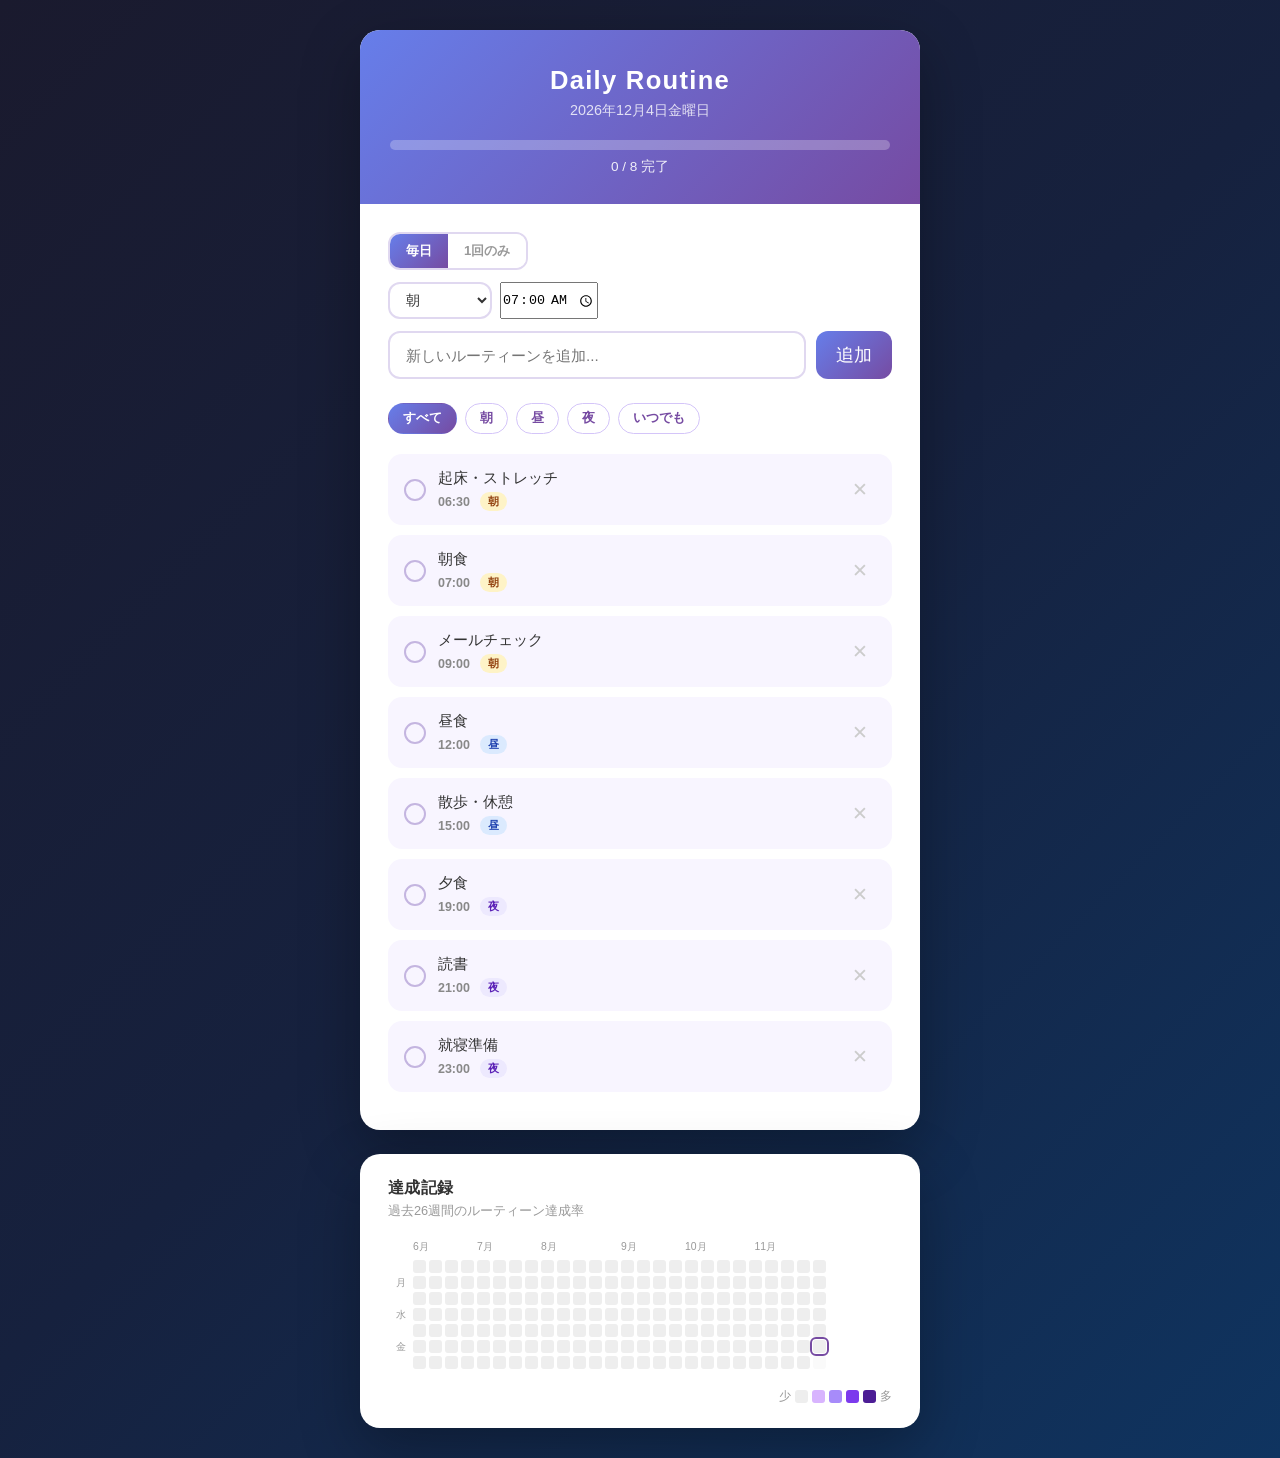
<file: index.html>
<!DOCTYPE html>
<html lang="ja">
<head>
  <meta charset="UTF-8">
  <meta name="viewport" content="width=device-width, initial-scale=1.0">
  <title>Daily Routine - ToDoリスト</title>
  <link rel="stylesheet" href="index.css">
</head>
<body>

  <!-- ToDoアプリ -->
  <div class="app">
    <div class="app-header">
      <h1>Daily Routine</h1>
      <p class="date" id="currentDate"></p>
      <div class="progress-bar">
        <div class="progress-fill" id="progressFill"></div>
      </div>
      <p class="progress-text" id="progressText">0 / 0 完了</p>
    </div>
    <div class="app-body">

      <!-- タスク種別トグル -->
      <div class="type-toggle">
        <button class="type-btn active" id="typeRoutine">毎日</button>
        <button class="type-btn" id="typeOnce">1回のみ</button>
      </div>

      <!-- カテゴリ・時刻選択 -->
      <div class="add-options">
        <select class="cat-select" id="categorySelect">
          <option value="morning">朝</option>
          <option value="afternoon">昼</option>
          <option value="evening">夜</option>
          <option value="anytime">いつでも</option>
        </select>
        <input type="time" id="taskTime" value="07:00">
        <input type="date" id="taskDeadline" style="display:none; padding:8px 10px; border:2px solid #e0d8f0; border-radius:12px; font-size:0.85rem; outline:none;">
      </div>

      <!-- 入力フォーム -->
      <div class="add-form">
        <input type="text" id="taskInput" placeholder="新しいルーティーンを追加...">
        <button class="add-btn" id="addBtn">追加</button>
      </div>

      <!-- カテゴリフィルタ -->
      <div class="category-filter">
        <button class="filter-btn active" data-filter="all">すべて</button>
        <button class="filter-btn" data-filter="morning">朝</button>
        <button class="filter-btn" data-filter="afternoon">昼</button>
        <button class="filter-btn" data-filter="evening">夜</button>
        <button class="filter-btn" data-filter="anytime">いつでも</button>
      </div>

      <!-- タスクリスト -->
      <ul class="task-list" id="taskList"></ul>

    </div>
  </div>

  <!-- 達成ヒートマップ -->
  <div class="heatmap-card">
    <h2>達成記録</h2>
    <p class="heatmap-subtitle">過去26週間のルーティーン達成率</p>
    <div class="heatmap-wrapper">
      <div class="heatmap-grid">
        <!-- 曜日ラベル -->
        <div class="heatmap-labels-y">
          <div class="day-label"></div>
          <div class="day-label">月</div>
          <div class="day-label"></div>
          <div class="day-label">水</div>
          <div class="day-label"></div>
          <div class="day-label">金</div>
          <div class="day-label"></div>
        </div>
        <!-- 週グリッド -->
        <div>
          <div class="heatmap-month-labels" id="monthLabels"></div>
          <div class="heatmap-weeks" id="heatmapWeeks"></div>
        </div>
      </div>
    </div>
    <!-- 凡例 -->
    <div class="heatmap-legend">
      <span class="legend-label">少</span>
      <div class="legend-cell" style="background:#eee"></div>
      <div class="legend-cell" data-level="1" style="background:#d8b4fe"></div>
      <div class="legend-cell" data-level="2" style="background:#a78bfa"></div>
      <div class="legend-cell" data-level="3" style="background:#7c3aed"></div>
      <div class="legend-cell" data-level="4" style="background:#4c1d95"></div>
      <span class="legend-label">多</span>
    </div>
  </div>

  <script>
    const STORAGE_KEY   = 'daily-routine-tasks';
    const HISTORY_KEY   = 'daily-routine-history';
    const LAST_DATE_KEY = 'daily-routine-last-date';

    // ---- デフォルトタスク ----
    const defaultTasks = [
      { id: 1, name: '起床・ストレッチ', time: '06:30', category: 'morning',   type: 'routine', done: false },
      { id: 2, name: '朝食',             time: '07:00', category: 'morning',   type: 'routine', done: false },
      { id: 3, name: 'メールチェック',    time: '09:00', category: 'morning',   type: 'routine', done: false },
      { id: 4, name: '昼食',             time: '12:00', category: 'afternoon', type: 'routine', done: false },
      { id: 5, name: '散歩・休憩',       time: '15:00', category: 'afternoon', type: 'routine', done: false },
      { id: 6, name: '夕食',             time: '19:00', category: 'evening',   type: 'routine', done: false },
      { id: 7, name: '読書',             time: '21:00', category: 'evening',   type: 'routine', done: false },
      { id: 8, name: '就寝準備',         time: '23:00', category: 'evening',   type: 'routine', done: false },
    ];

    let tasks         = loadTasks();
    let history       = loadHistory();
    let currentFilter = 'all';
    let taskType      = 'routine'; // 入力中のタスク種別

    const categoryLabels = {
      morning: '朝', afternoon: '昼', evening: '夜', anytime: 'いつでも',
    };

    // ---- ストレージ ----
    function loadTasks() {
      const s = localStorage.getItem(STORAGE_KEY);
      return s ? JSON.parse(s) : [...defaultTasks];
    }

    function saveTasks() {
      localStorage.setItem(STORAGE_KEY, JSON.stringify(tasks));
    }

    function loadHistory() {
      const s = localStorage.getItem(HISTORY_KEY);
      return s ? JSON.parse(s) : {};
    }

    function saveHistory() {
      localStorage.setItem(HISTORY_KEY, JSON.stringify(history));
    }

    // ---- ユーティリティ ----
    function getNextId() {
      return tasks.length > 0 ? Math.max(...tasks.map(t => t.id)) + 1 : 1;
    }

    function toDateStr(date) {
      // ローカル時刻で YYYY-MM-DD を返す（ISOStringはUTCのためズレることがある）
      const y = date.getFullYear();
      const m = String(date.getMonth() + 1).padStart(2, '0');
      const d = String(date.getDate()).padStart(2, '0');
      return `${y}-${m}-${d}`;
    }

    function todayStr() {
      return toDateStr(new Date());
    }

    function escapeHtml(str) {
      const d = document.createElement('div');
      d.textContent = str;
      return d.innerHTML;
    }

    // ---- 日付変更チェック・リセット ----
    function checkDateReset() {
      const today    = todayStr();
      const lastDate = localStorage.getItem(LAST_DATE_KEY);

      if (lastDate !== today) {
        // 毎日タスクの完了状態をリセット
        tasks = tasks.map(t =>
          t.type === 'routine' ? { ...t, done: false } : t
        );
        // 期限切れの1回のみタスクを削除
        tasks = tasks.filter(t => {
          if (t.type !== 'once') return true;
          if (!t.deadline)       return true;
          return t.deadline >= today;
        });
        localStorage.setItem(LAST_DATE_KEY, today);
        saveTasks();
      }
    }

    // ---- 日付・進捗 ----
    function updateDate() {
      const now = new Date();
      const opts = { year: 'numeric', month: 'long', day: 'numeric', weekday: 'long' };
      document.getElementById('currentDate').textContent = now.toLocaleDateString('ja-JP', opts);
    }

    function updateProgress() {
      // 進捗は「毎日タスク」のみでカウント
      const routineTasks = tasks.filter(t => t.type === 'routine');
      const total = routineTasks.length;
      const done  = routineTasks.filter(t => t.done).length;
      const pct   = total > 0 ? Math.round((done / total) * 100) : 0;
      document.getElementById('progressFill').style.width = pct + '%';
      document.getElementById('progressText').textContent = `${done} / ${total} 完了`;

      // 今日の達成率を記録
      history[todayStr()] = pct;
      saveHistory();
      renderHeatmap();
    }

    // ---- タスク描画 ----
    function render() {
      const list    = document.getElementById('taskList');
      const today   = todayStr();
      const filtered = [...tasks]
        .sort((a, b) => a.time.localeCompare(b.time))
        .filter(t => currentFilter === 'all' || t.category === currentFilter);

      if (filtered.length === 0) {
        list.innerHTML = '<li class="empty-message">タスクがありません</li>';
      } else {
        list.innerHTML = filtered.map(task => {
          const isExpired = task.type === 'once' && task.deadline && task.deadline < today;
          const deadlineBadge = task.type === 'once'
            ? `<span class="task-deadline ${isExpired ? 'expired' : ''}">
                ${isExpired ? '期限切れ' : (task.deadline ? `期限: ${task.deadline}` : '1回のみ')}
               </span>`
            : '';
          return `
            <li class="task-item ${task.done ? 'done' : ''} ${isExpired ? 'expired' : ''}" data-id="${task.id}">
              <div class="task-checkbox" onclick="toggleTask(${task.id})">
                <span class="check-icon">&#10003;</span>
              </div>
              <div class="task-content">
                <div class="task-name">${escapeHtml(task.name)}</div>
                <div class="task-meta">
                  <span class="task-time">${task.time}</span>
                  <span class="task-category cat-${task.category}">${categoryLabels[task.category]}</span>
                  ${deadlineBadge}
                </div>
              </div>
              <button class="delete-btn" onclick="deleteTask(${task.id})" title="削除">&#10005;</button>
            </li>
          `;
        }).join('');
      }

      updateProgress();
    }

    // ---- タスク操作 ----
    function addTask() {
      const input = document.getElementById('taskInput');
      const name  = input.value.trim();
      if (!name) return;

      const deadline = taskType === 'once'
        ? document.getElementById('taskDeadline').value || null
        : null;

      tasks.push({
        id:       getNextId(),
        name,
        time:     document.getElementById('taskTime').value,
        category: document.getElementById('categorySelect').value,
        type:     taskType,
        deadline,
        done:     false,
      });

      input.value = '';
      saveTasks();
      render();
    }

    function toggleTask(id) {
      const task = tasks.find(t => t.id === id);
      if (task) { task.done = !task.done; saveTasks(); render(); }
    }

    function deleteTask(id) {
      tasks = tasks.filter(t => t.id !== id);
      saveTasks();
      render();
    }

    // ---- タスク種別トグル ----
    document.getElementById('typeRoutine').addEventListener('click', () => {
      taskType = 'routine';
      document.getElementById('typeRoutine').classList.add('active');
      document.getElementById('typeOnce').classList.remove('active');
      document.getElementById('taskDeadline').style.display = 'none';
      document.getElementById('taskInput').placeholder = '新しいルーティーンを追加...';
    });

    document.getElementById('typeOnce').addEventListener('click', () => {
      taskType = 'once';
      document.getElementById('typeOnce').classList.add('active');
      document.getElementById('typeRoutine').classList.remove('active');
      document.getElementById('taskDeadline').style.display = 'block';
      document.getElementById('taskInput').placeholder = '1回限りのタスクを追加...';
    });

    // ---- ヒートマップ ----
    function pctToLevel(pct) {
      if (pct === undefined || pct === null) return 0;
      if (pct === 0)  return 0;
      if (pct <= 25)  return 1;
      if (pct <= 50)  return 2;
      if (pct <= 75)  return 3;
      return 4;
    }

    function renderHeatmap() {
      const WEEKS   = 26;
      const today   = new Date();
      today.setHours(0, 0, 0, 0);
      const tStr    = todayStr();

      const startDate = new Date(today);
      startDate.setDate(startDate.getDate() - startDate.getDay() - (WEEKS - 1) * 7);

      const weeksEl     = document.getElementById('heatmapWeeks');
      const monthLabels = document.getElementById('monthLabels');
      weeksEl.innerHTML     = '';
      monthLabels.innerHTML = '';

      const CELL_W  = 13 + 3;
      let lastMonth = -1;

      for (let w = 0; w < WEEKS; w++) {
        const weekEl = document.createElement('div');
        weekEl.className = 'heatmap-week';

        for (let d = 0; d < 7; d++) {
          const date    = new Date(startDate);
          date.setDate(startDate.getDate() + w * 7 + d);
          const dateStr = toDateStr(date);
          const isFuture = date > today;

          const cell = document.createElement('div');
          cell.className = 'heatmap-cell';
          if (dateStr === tStr) cell.classList.add('today');

          if (!isFuture) {
            const pct   = history[dateStr];
            const level = pctToLevel(pct);
            if (level > 0) cell.setAttribute('data-level', level);
            const label = pct !== undefined
              ? `${date.toLocaleDateString('ja-JP', { month: 'numeric', day: 'numeric' })} — ${pct}% 達成`
              : `${date.toLocaleDateString('ja-JP', { month: 'numeric', day: 'numeric' })} — 記録なし`;
            cell.setAttribute('data-tooltip', label);
          } else {
            cell.style.opacity = '0.3';
          }

          weekEl.appendChild(cell);

          if (d === 0) {
            const month = date.getMonth();
            const span  = document.createElement('span');
            span.className  = 'month-label';
            span.style.minWidth = CELL_W + 'px';
            if (month !== lastMonth) {
              span.textContent = (date.getMonth() + 1) + '月';
              lastMonth = month;
            }
            monthLabels.appendChild(span);
          }
        }

        weeksEl.appendChild(weekEl);
      }
    }

    // ---- イベント ----
    document.querySelectorAll('.filter-btn').forEach(btn => {
      btn.addEventListener('click', () => {
        document.querySelectorAll('.filter-btn').forEach(b => b.classList.remove('active'));
        btn.classList.add('active');
        currentFilter = btn.dataset.filter;
        render();
      });
    });

    document.getElementById('addBtn').addEventListener('click', addTask);
    document.getElementById('taskInput').addEventListener('keydown', e => {
      if (e.key === 'Enter') addTask();
    });

    // ---- 初期化 ----
    checkDateReset();
    updateDate();
    render();
    renderHeatmap();
  </script>
</body>
</html>
</file>
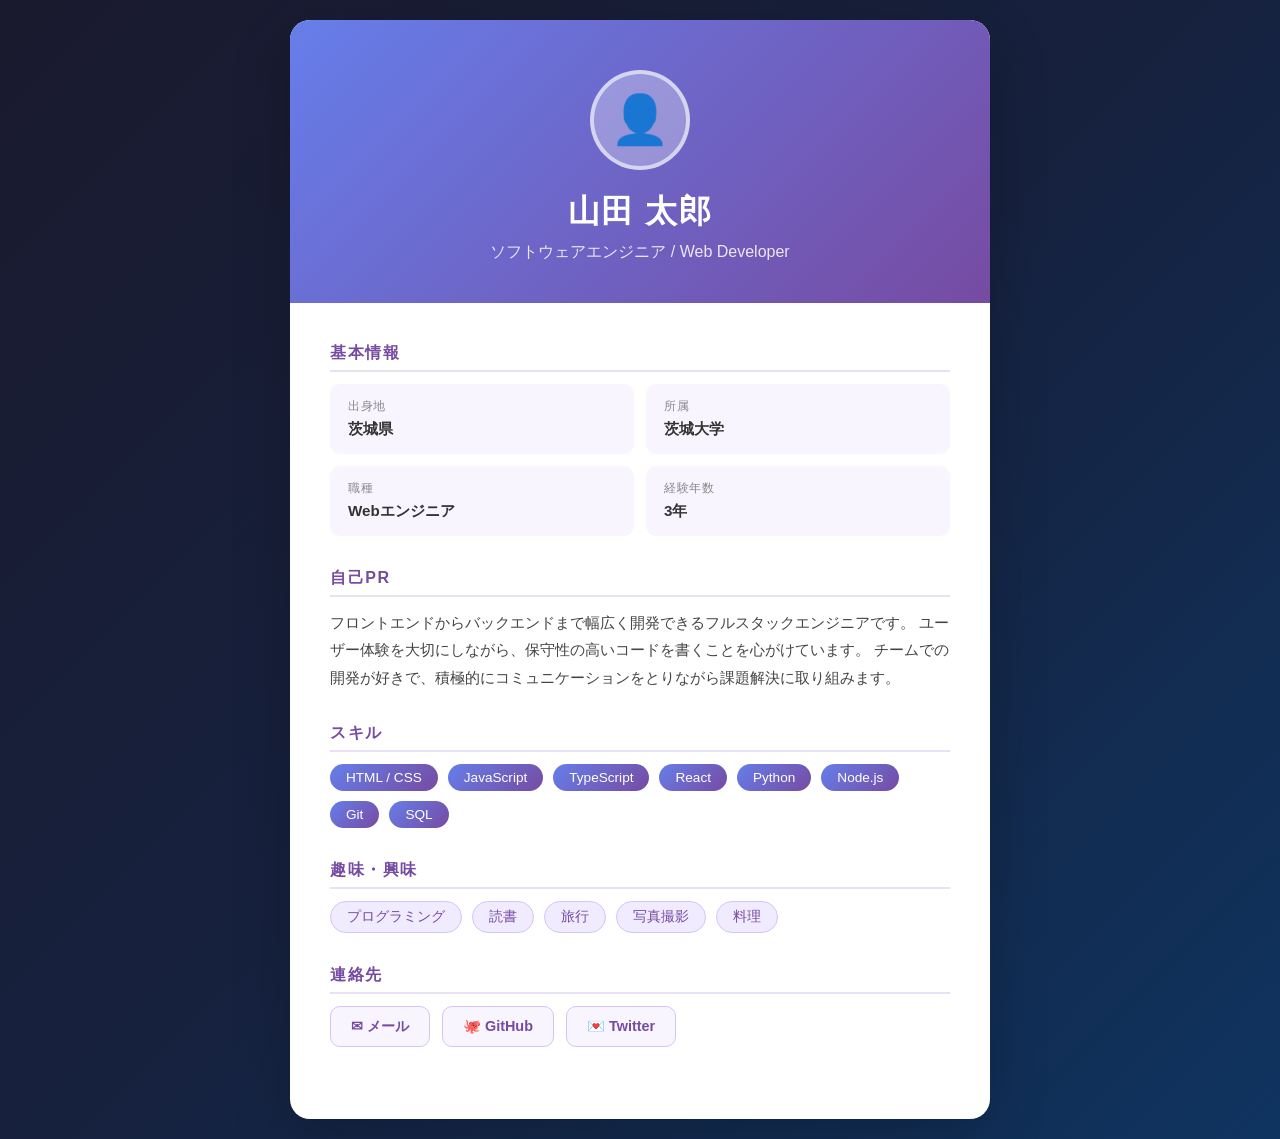
<file: profile.html>
<!DOCTYPE html>
<html lang="ja">
<head>
  <meta charset="UTF-8">
  <meta name="viewport" content="width=device-width, initial-scale=1.0">
  <title>自己紹介</title>
  <style>
    * {
      margin: 0;
      padding: 0;
      box-sizing: border-box;
    }

    body {
      font-family: 'Segoe UI', 'Hiragino Sans', 'Meiryo', sans-serif;
      background: linear-gradient(135deg, #1a1a2e 0%, #16213e 50%, #0f3460 100%);
      min-height: 100vh;
      display: flex;
      align-items: center;
      justify-content: center;
      padding: 20px;
    }

    .card {
      background: #fff;
      border-radius: 20px;
      box-shadow: 0 20px 60px rgba(0, 0, 0, 0.2);
      max-width: 700px;
      width: 100%;
      overflow: hidden;
    }

    .card-header {
      background: linear-gradient(135deg, #667eea 0%, #764ba2 100%);
      color: #fff;
      text-align: center;
      padding: 50px 30px 40px;
    }

    .avatar {
      width: 100px;
      height: 100px;
      border-radius: 50%;
      background: rgba(255, 255, 255, 0.3);
      margin: 0 auto 20px;
      display: flex;
      align-items: center;
      justify-content: center;
      font-size: 48px;
      border: 4px solid rgba(255, 255, 255, 0.6);
    }

    .card-header h1 {
      font-size: 2rem;
      margin-bottom: 8px;
      letter-spacing: 0.05em;
    }

    .card-header p.subtitle {
      font-size: 1rem;
      opacity: 0.85;
    }

    .card-body {
      padding: 40px;
    }

    .section {
      margin-bottom: 32px;
    }

    .section h2 {
      font-size: 1rem;
      text-transform: uppercase;
      letter-spacing: 0.1em;
      color: #764ba2;
      margin-bottom: 12px;
      padding-bottom: 6px;
      border-bottom: 2px solid #e8e0f5;
    }

    .section p {
      color: #444;
      line-height: 1.8;
      font-size: 0.95rem;
    }

    .info-grid {
      display: grid;
      grid-template-columns: 1fr 1fr;
      gap: 12px;
    }

    .info-item {
      background: #f8f5ff;
      border-radius: 10px;
      padding: 14px 18px;
    }

    .info-item .label {
      font-size: 0.75rem;
      color: #888;
      margin-bottom: 4px;
      letter-spacing: 0.05em;
    }

    .info-item .value {
      font-size: 0.95rem;
      color: #333;
      font-weight: 600;
    }

    .skills {
      display: flex;
      flex-wrap: wrap;
      gap: 10px;
    }

    .skill-tag {
      background: linear-gradient(135deg, #667eea, #764ba2);
      color: #fff;
      padding: 6px 16px;
      border-radius: 20px;
      font-size: 0.85rem;
      font-weight: 500;
    }

    .hobbies {
      display: flex;
      flex-wrap: wrap;
      gap: 10px;
    }

    .hobby-tag {
      background: #f0ebff;
      color: #764ba2;
      padding: 6px 16px;
      border-radius: 20px;
      font-size: 0.85rem;
      font-weight: 500;
      border: 1px solid #d4c5f9;
    }

    .contact-links {
      display: flex;
      gap: 12px;
      flex-wrap: wrap;
    }

    .contact-link {
      display: inline-flex;
      align-items: center;
      gap: 6px;
      background: #f8f5ff;
      color: #764ba2;
      text-decoration: none;
      padding: 10px 20px;
      border-radius: 10px;
      font-size: 0.9rem;
      font-weight: 600;
      border: 1px solid #d4c5f9;
      transition: background 0.2s, color 0.2s;
    }

    .contact-link:hover {
      background: linear-gradient(135deg, #667eea, #764ba2);
      color: #fff;
      border-color: transparent;
    }

    @media (max-width: 500px) {
      .info-grid {
        grid-template-columns: 1fr;
      }
      .card-body {
        padding: 24px;
      }
    }
  </style>
</head>
<body>
  <div class="card">
    <div class="card-header">
      <div class="avatar">&#128100;</div>
      <h1>山田 太郎</h1>
      <p class="subtitle">ソフトウェアエンジニア / Web Developer</p>
    </div>
    <div class="card-body">

      <div class="section">
        <h2>基本情報</h2>
        <div class="info-grid">
          <div class="info-item">
            <div class="label">出身地</div>
            <div class="value">茨城県</div>
          </div>
          <div class="info-item">
            <div class="label">所属</div>
            <div class="value">茨城大学</div>
          </div>
          <div class="info-item">
            <div class="label">職種</div>
            <div class="value">Webエンジニア</div>
          </div>
          <div class="info-item">
            <div class="label">経験年数</div>
            <div class="value">3年</div>
          </div>
        </div>
      </div>

      <div class="section">
        <h2>自己PR</h2>
        <p>
          フロントエンドからバックエンドまで幅広く開発できるフルスタックエンジニアです。
          ユーザー体験を大切にしながら、保守性の高いコードを書くことを心がけています。
          チームでの開発が好きで、積極的にコミュニケーションをとりながら課題解決に取り組みます。
        </p>
      </div>

      <div class="section">
        <h2>スキル</h2>
        <div class="skills">
          <span class="skill-tag">HTML / CSS</span>
          <span class="skill-tag">JavaScript</span>
          <span class="skill-tag">TypeScript</span>
          <span class="skill-tag">React</span>
          <span class="skill-tag">Python</span>
          <span class="skill-tag">Node.js</span>
          <span class="skill-tag">Git</span>
          <span class="skill-tag">SQL</span>
        </div>
      </div>

      <div class="section">
        <h2>趣味・興味</h2>
        <div class="hobbies">
          <span class="hobby-tag">プログラミング</span>
          <span class="hobby-tag">読書</span>
          <span class="hobby-tag">旅行</span>
          <span class="hobby-tag">写真撮影</span>
          <span class="hobby-tag">料理</span>
        </div>
      </div>

      <div class="section">
        <h2>連絡先</h2>
        <div class="contact-links">
          <a href="mailto:taro@example.com" class="contact-link">&#9993; メール</a>
          <a href="https://github.com/" class="contact-link">&#128025; GitHub</a>
          <a href="https://twitter.com/" class="contact-link">&#128140; Twitter</a>
        </div>
      </div>

    </div>
  </div>
</body>
</html>
</file>
<file: index.css>
* {
  margin: 0;
  padding: 0;
  box-sizing: border-box;
}

body {
  font-family: 'Segoe UI', 'Hiragino Sans', 'Meiryo', sans-serif;
  background: linear-gradient(135deg, #1a1a2e 0%, #16213e 50%, #0f3460 100%);
  min-height: 100vh;
  display: flex;
  flex-direction: column;
  align-items: center;
  justify-content: flex-start;
  padding: 30px 20px;
  gap: 24px;
}

/* ===== アプリカード ===== */
.app {
  background: #fff;
  border-radius: 20px;
  box-shadow: 0 20px 60px rgba(0, 0, 0, 0.3);
  max-width: 560px;
  width: 100%;
  overflow: hidden;
}

/* ===== ヘッダー ===== */
.app-header {
  background: linear-gradient(135deg, #667eea 0%, #764ba2 100%);
  color: #fff;
  text-align: center;
  padding: 36px 30px 28px;
}

.app-header h1 {
  font-size: 1.6rem;
  letter-spacing: 0.05em;
  margin-bottom: 6px;
}

.app-header .date {
  font-size: 0.9rem;
  opacity: 0.8;
}

.progress-bar {
  margin-top: 20px;
  background: rgba(255, 255, 255, 0.25);
  border-radius: 10px;
  height: 10px;
  overflow: hidden;
}

.progress-fill {
  height: 100%;
  background: #fff;
  border-radius: 10px;
  transition: width 0.4s ease;
  width: 0%;
}

.progress-text {
  margin-top: 8px;
  font-size: 0.85rem;
  opacity: 0.9;
}

/* ===== ボディ ===== */
.app-body {
  padding: 28px;
}

/* ===== タスク種別トグル ===== */
.type-toggle {
  display: flex;
  gap: 0;
  margin-bottom: 12px;
  border: 2px solid #e0d8f0;
  border-radius: 12px;
  overflow: hidden;
  width: fit-content;
}

.type-btn {
  padding: 8px 16px;
  border: none;
  background: #fff;
  color: #999;
  font-size: 0.82rem;
  font-weight: 600;
  cursor: pointer;
  transition: all 0.2s;
}

.type-btn.active {
  background: linear-gradient(135deg, #667eea, #764ba2);
  color: #fff;
}

/* ===== 入力フォーム ===== */
.add-options {
  display: flex;
  gap: 8px;
  margin-bottom: 12px;
  flex-wrap: wrap;
}

.cat-select {
  padding: 8px 12px;
  border: 2px solid #e0d8f0;
  border-radius: 12px;
  font-size: 0.85rem;
  outline: none;
  background: #fff;
  color: #333;
}

.cat-select:focus {
  border-color: #764ba2;
}

.add-form {
  display: flex;
  gap: 10px;
  margin-bottom: 24px;
}

.add-form input[type="text"] {
  flex: 1;
  padding: 12px 16px;
  border: 2px solid #e0d8f0;
  border-radius: 12px;
  font-size: 0.95rem;
  outline: none;
  transition: border-color 0.2s;
}

.add-form input[type="text"]:focus {
  border-color: #764ba2;
}

.add-form input[type="time"] {
  width: 110px;
  padding: 12px 10px;
  border: 2px solid #e0d8f0;
  border-radius: 12px;
  font-size: 0.95rem;
  outline: none;
  transition: border-color 0.2s;
}

.add-form input[type="time"]:focus {
  border-color: #764ba2;
}

.add-btn {
  background: linear-gradient(135deg, #667eea, #764ba2);
  color: #fff;
  border: none;
  border-radius: 12px;
  padding: 12px 20px;
  font-size: 1.1rem;
  cursor: pointer;
  transition: opacity 0.2s, transform 0.1s;
  white-space: nowrap;
}

.add-btn:hover { opacity: 0.9; }
.add-btn:active { transform: scale(0.96); }

/* ===== カテゴリフィルタ ===== */
.category-filter {
  display: flex;
  gap: 8px;
  margin-bottom: 20px;
  flex-wrap: wrap;
}

.filter-btn {
  padding: 6px 14px;
  border-radius: 20px;
  border: 1.5px solid #d4c5f9;
  background: #fff;
  color: #764ba2;
  font-size: 0.8rem;
  font-weight: 600;
  cursor: pointer;
  transition: all 0.2s;
}

.filter-btn.active {
  background: linear-gradient(135deg, #667eea, #764ba2);
  color: #fff;
  border-color: transparent;
}

/* ===== タスクリスト ===== */
.task-list {
  list-style: none;
}

.task-item {
  display: flex;
  align-items: center;
  gap: 12px;
  padding: 14px 16px;
  border-radius: 14px;
  margin-bottom: 10px;
  background: #f8f5ff;
  transition: background 0.2s;
  animation: slideIn 0.3s ease;
}

@keyframes slideIn {
  from { opacity: 0; transform: translateY(-10px); }
  to   { opacity: 1; transform: translateY(0); }
}

.task-item.done { background: #f0fdf4; }
.task-item.done .task-name { text-decoration: line-through; color: #999; }
.task-item.done .task-time { color: #bbb; }

.task-checkbox {
  width: 22px;
  height: 22px;
  border: 2px solid #c4b5e0;
  border-radius: 50%;
  cursor: pointer;
  display: flex;
  align-items: center;
  justify-content: center;
  flex-shrink: 0;
  transition: all 0.2s;
}

.task-checkbox:hover { border-color: #764ba2; }

.task-item.done .task-checkbox {
  background: linear-gradient(135deg, #667eea, #764ba2);
  border-color: transparent;
}

.task-checkbox .check-icon {
  display: none;
  color: #fff;
  font-size: 12px;
  font-weight: bold;
}

.task-item.done .check-icon { display: block; }

.task-content {
  flex: 1;
  min-width: 0;
}

.task-name {
  font-size: 0.95rem;
  color: #333;
  font-weight: 500;
}

.task-meta {
  display: flex;
  align-items: center;
  gap: 10px;
  margin-top: 3px;
}

.task-time {
  font-size: 0.78rem;
  color: #888;
  font-weight: 600;
}

.task-category {
  font-size: 0.7rem;
  padding: 2px 8px;
  border-radius: 10px;
  font-weight: 600;
}

.cat-morning   { background: #fef3c7; color: #92400e; }
.cat-afternoon { background: #dbeafe; color: #1e40af; }
.cat-evening   { background: #ede9fe; color: #5b21b6; }
.cat-anytime   { background: #e0e7ff; color: #3730a3; }

/* ===== 期限バッジ ===== */
.task-deadline {
  font-size: 0.7rem;
  padding: 2px 8px;
  border-radius: 10px;
  font-weight: 600;
  background: #fef9c3;
  color: #854d0e;
}

.task-deadline.expired {
  background: #fee2e2;
  color: #991b1b;
}

.task-item.expired {
  opacity: 0.6;
  background: #fef2f2;
}

.task-item.expired .task-name {
  color: #999;
}

.delete-btn {
  background: none;
  border: none;
  color: #ccc;
  font-size: 1.2rem;
  cursor: pointer;
  padding: 4px 8px;
  border-radius: 8px;
  transition: color 0.2s, background 0.2s;
  flex-shrink: 0;
}

.delete-btn:hover {
  color: #e53e3e;
  background: #fff5f5;
}

.empty-message {
  text-align: center;
  color: #aaa;
  padding: 40px 0;
  font-size: 0.95rem;
}

/* ===== ヒートマップカード ===== */
.heatmap-card {
  background: #fff;
  border-radius: 20px;
  box-shadow: 0 20px 60px rgba(0, 0, 0, 0.3);
  max-width: 560px;
  width: 100%;
  padding: 24px 28px;
}

.heatmap-card h2 {
  font-size: 1rem;
  color: #333;
  margin-bottom: 4px;
  letter-spacing: 0.03em;
}

.heatmap-subtitle {
  font-size: 0.8rem;
  color: #999;
  margin-bottom: 20px;
}

.heatmap-wrapper {
  overflow-x: auto;
  padding-bottom: 4px;
}

.heatmap-grid {
  display: flex;
  gap: 3px;
}

.heatmap-labels-y {
  display: flex;
  flex-direction: column;
  gap: 3px;
  padding-top: 20px;
  margin-right: 4px;
  flex-shrink: 0;
}

.day-label {
  width: 18px;
  height: 13px;
  font-size: 0.65rem;
  color: #999;
  display: flex;
  align-items: center;
  justify-content: flex-end;
}

.heatmap-weeks {
  display: flex;
  gap: 3px;
}

.heatmap-week {
  display: flex;
  flex-direction: column;
  gap: 3px;
}

.heatmap-month-labels {
  display: flex;
  margin-bottom: 4px;
  height: 16px;
}

.month-label {
  font-size: 0.65rem;
  color: #999;
  white-space: nowrap;
}

.heatmap-cell {
  width: 13px;
  height: 13px;
  border-radius: 3px;
  background: #eee;
  cursor: pointer;
  position: relative;
  transition: transform 0.1s;
}

.heatmap-cell:hover {
  transform: scale(1.3);
  z-index: 10;
}

/* 達成率による色分け */
.heatmap-cell[data-level="1"] { background: #d8b4fe; }
.heatmap-cell[data-level="2"] { background: #a78bfa; }
.heatmap-cell[data-level="3"] { background: #7c3aed; }
.heatmap-cell[data-level="4"] { background: #4c1d95; }

/* 今日のセル */
.heatmap-cell.today {
  outline: 2px solid #764ba2;
  outline-offset: 1px;
}

/* ツールチップ */
.heatmap-cell::after {
  content: attr(data-tooltip);
  position: absolute;
  bottom: calc(100% + 6px);
  left: 50%;
  transform: translateX(-50%);
  background: #333;
  color: #fff;
  font-size: 0.7rem;
  padding: 4px 8px;
  border-radius: 6px;
  white-space: nowrap;
  pointer-events: none;
  opacity: 0;
  transition: opacity 0.15s;
  z-index: 100;
}

.heatmap-cell:hover::after { opacity: 1; }

/* 凡例 */
.heatmap-legend {
  display: flex;
  align-items: center;
  gap: 4px;
  margin-top: 16px;
  justify-content: flex-end;
}

.legend-label {
  font-size: 0.72rem;
  color: #999;
}

.legend-cell {
  width: 13px;
  height: 13px;
  border-radius: 3px;
}

/* ===== レスポンシブ ===== */
@media (max-width: 500px) {
  .app-body { padding: 20px; }
  .add-form { flex-wrap: wrap; }
  .add-form input[type="time"] { width: 100%; }
  .heatmap-card { padding: 20px; }
}
</file>
